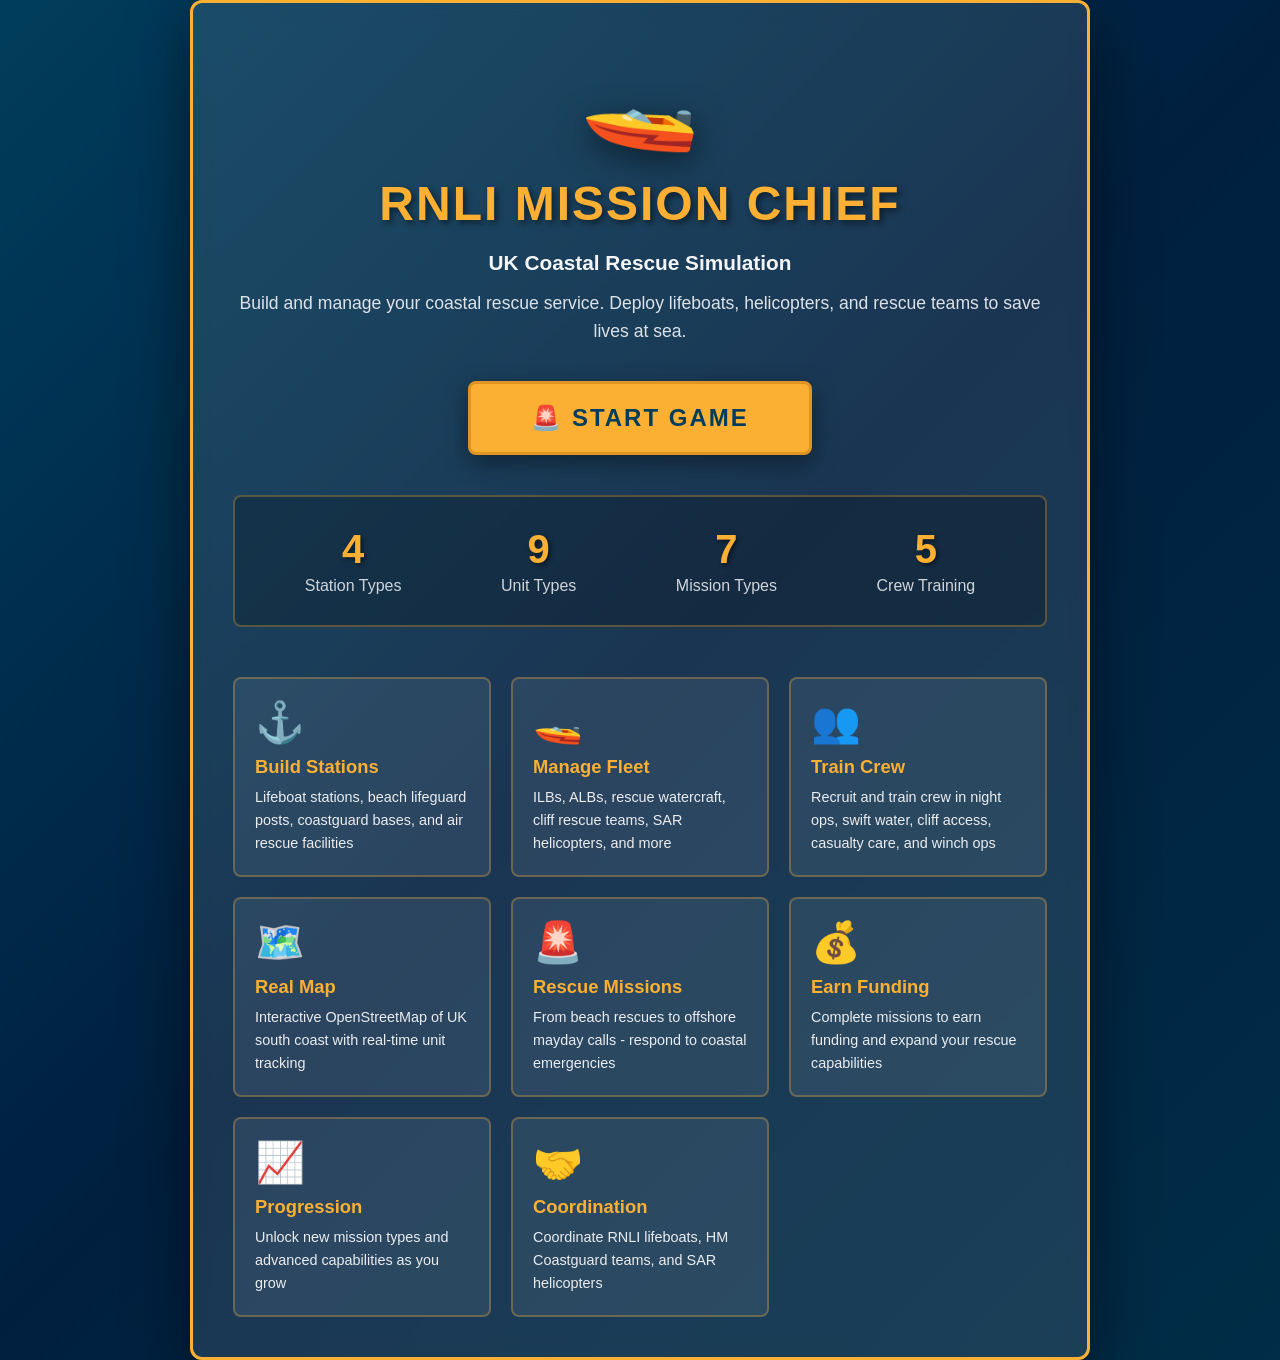
<file: landing.html>
<!DOCTYPE html>
<html lang="en">
<head>
    <meta charset="UTF-8">
    <meta name="viewport" content="width=device-width, initial-scale=1.0">
    <title>RNLI Mission Chief - UK Coastal Rescue Simulation</title>
    <style>
        * {
            margin: 0;
            padding: 0;
            box-sizing: border-box;
        }

        body {
            font-family: 'Arial', 'Helvetica', sans-serif;
            background: linear-gradient(135deg, #003d5c 0%, #001f3f 50%, #002d47 100%);
            min-height: 100vh;
            display: flex;
            align-items: center;
            justify-content: center;
            color: white;
        }

        .container {
            text-align: center;
            max-width: 900px;
            padding: 40px;
            background: rgba(255, 255, 255, 0.1);
            border-radius: 12px;
            backdrop-filter: blur(10px);
            border: 3px solid #fbb034;
            box-shadow: 0 20px 60px rgba(0, 0, 0, 0.5);
        }

        .logo {
            font-size: 6em;
            margin-bottom: 20px;
            animation: float 3s ease-in-out infinite;
            filter: drop-shadow(0 8px 16px rgba(0, 0, 0, 0.5));
        }

        @keyframes float {
            0%, 100% { transform: translateY(0px); }
            50% { transform: translateY(-15px); }
        }

        h1 {
            font-size: 3em;
            margin-bottom: 15px;
            text-shadow: 3px 3px 6px rgba(0, 0, 0, 0.5);
            font-weight: bold;
            letter-spacing: 2px;
            color: #fbb034;
        }

        .subtitle {
            font-size: 1.3em;
            margin-bottom: 10px;
            opacity: 0.95;
            font-weight: bold;
        }

        p {
            font-size: 1.1em;
            margin-bottom: 35px;
            opacity: 0.85;
            line-height: 1.6;
        }

        .btn-play {
            padding: 20px 60px;
            font-size: 1.5em;
            font-weight: bold;
            text-decoration: none;
            border-radius: 8px;
            transition: all 0.3s;
            text-transform: uppercase;
            letter-spacing: 2px;
            border: 3px solid #e09422;
            display: inline-block;
            box-shadow: 0 8px 24px rgba(0, 0, 0, 0.4);
            background: #fbb034;
            color: #003d5c;
        }

        .btn-play:hover {
            background: #e09422;
            transform: translateY(-5px) scale(1.05);
            box-shadow: 0 12px 36px rgba(251, 176, 52, 0.6);
        }

        .features {
            margin-top: 50px;
            display: grid;
            grid-template-columns: repeat(auto-fit, minmax(200px, 1fr));
            gap: 20px;
            text-align: left;
        }

        .feature {
            background: rgba(255, 255, 255, 0.08);
            padding: 20px;
            border-radius: 8px;
            border: 2px solid rgba(251, 176, 52, 0.3);
            transition: all 0.3s;
        }

        .feature:hover {
            border-color: #fbb034;
            background: rgba(255, 255, 255, 0.12);
            transform: translateY(-3px);
        }

        .feature-icon {
            font-size: 2.5em;
            margin-bottom: 10px;
        }

        .feature h3 {
            font-size: 1.15em;
            margin-bottom: 8px;
            color: #fbb034;
        }

        .feature p {
            font-size: 0.9em;
            margin: 0;
            opacity: 0.9;
        }

        .stats {
            margin-top: 40px;
            display: flex;
            justify-content: space-around;
            flex-wrap: wrap;
            gap: 20px;
            padding: 30px;
            background: rgba(0, 0, 0, 0.2);
            border-radius: 8px;
            border: 2px solid rgba(251, 176, 52, 0.3);
        }

        .stat {
            text-align: center;
        }

        .stat-number {
            font-size: 2.5em;
            font-weight: bold;
            color: #fbb034;
            text-shadow: 2px 2px 4px rgba(0, 0, 0, 0.5);
        }

        .stat-label {
            font-size: 1em;
            opacity: 0.8;
            margin-top: 5px;
        }

        @media (max-width: 768px) {
            .logo {
                font-size: 4em;
            }

            h1 {
                font-size: 2em;
            }

            .subtitle {
                font-size: 1.1em;
            }

            p {
                font-size: 1em;
            }

            .btn-play {
                padding: 15px 40px;
                font-size: 1.2em;
            }
        }
    </style>
</head>
<body>
    <div class="container">
        <div class="logo">🚤</div>
        <h1>RNLI MISSION CHIEF</h1>
        <p class="subtitle">UK Coastal Rescue Simulation</p>
        <p>Build and manage your coastal rescue service. Deploy lifeboats, helicopters, and rescue teams to save lives at sea.</p>

        <a href="rnli-game.html" class="btn-play">🚨 Start Game</a>

        <div class="stats">
            <div class="stat">
                <div class="stat-number">4</div>
                <div class="stat-label">Station Types</div>
            </div>
            <div class="stat">
                <div class="stat-number">9</div>
                <div class="stat-label">Unit Types</div>
            </div>
            <div class="stat">
                <div class="stat-number">7</div>
                <div class="stat-label">Mission Types</div>
            </div>
            <div class="stat">
                <div class="stat-number">5</div>
                <div class="stat-label">Crew Training</div>
            </div>
        </div>

        <div class="features">
            <div class="feature">
                <div class="feature-icon">⚓</div>
                <h3>Build Stations</h3>
                <p>Lifeboat stations, beach lifeguard posts, coastguard bases, and air rescue facilities</p>
            </div>
            <div class="feature">
                <div class="feature-icon">🚤</div>
                <h3>Manage Fleet</h3>
                <p>ILBs, ALBs, rescue watercraft, cliff rescue teams, SAR helicopters, and more</p>
            </div>
            <div class="feature">
                <div class="feature-icon">👥</div>
                <h3>Train Crew</h3>
                <p>Recruit and train crew in night ops, swift water, cliff access, casualty care, and winch ops</p>
            </div>
            <div class="feature">
                <div class="feature-icon">🗺️</div>
                <h3>Real Map</h3>
                <p>Interactive OpenStreetMap of UK south coast with real-time unit tracking</p>
            </div>
            <div class="feature">
                <div class="feature-icon">🚨</div>
                <h3>Rescue Missions</h3>
                <p>From beach rescues to offshore mayday calls - respond to coastal emergencies</p>
            </div>
            <div class="feature">
                <div class="feature-icon">💰</div>
                <h3>Earn Funding</h3>
                <p>Complete missions to earn funding and expand your rescue capabilities</p>
            </div>
            <div class="feature">
                <div class="feature-icon">📈</div>
                <h3>Progression</h3>
                <p>Unlock new mission types and advanced capabilities as you grow</p>
            </div>
            <div class="feature">
                <div class="feature-icon">🤝</div>
                <h3>Coordination</h3>
                <p>Coordinate RNLI lifeboats, HM Coastguard teams, and SAR helicopters</p>
            </div>
        </div>
    </div>
</body>
</html>
</file>
